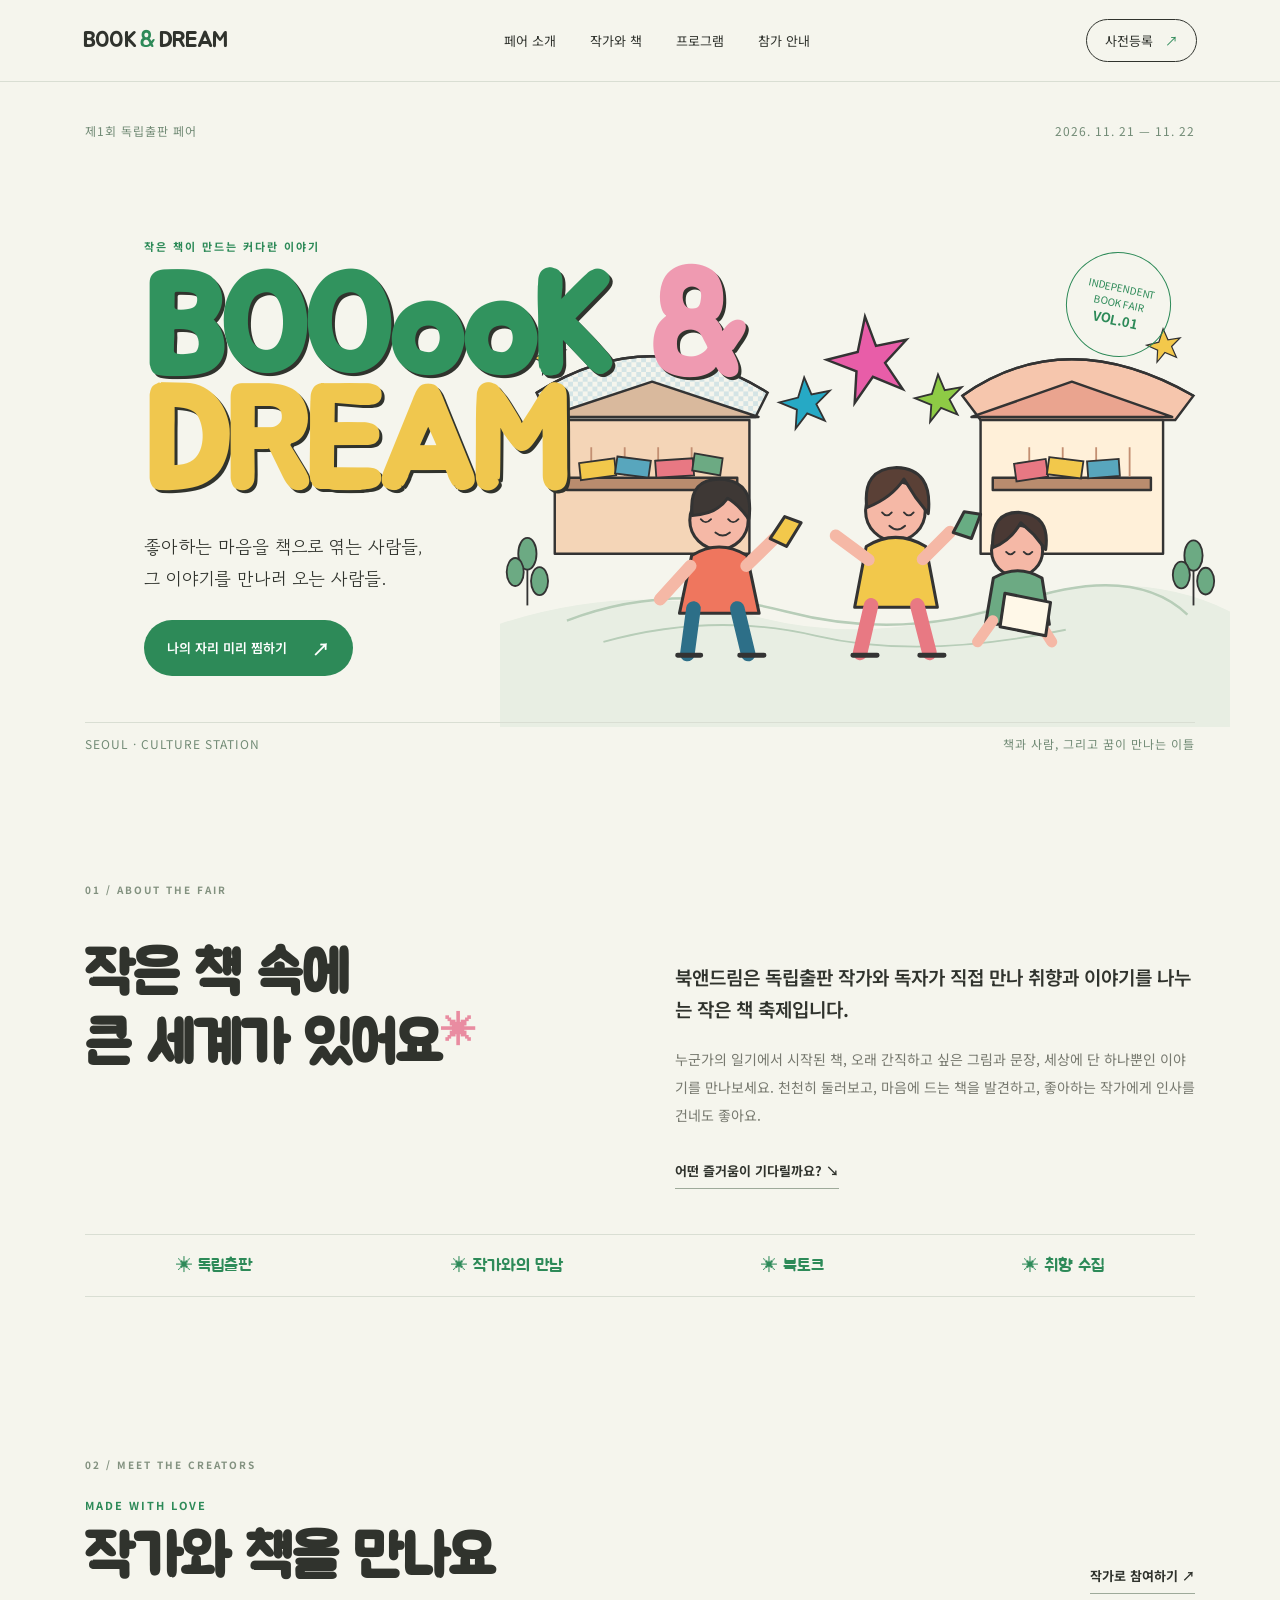
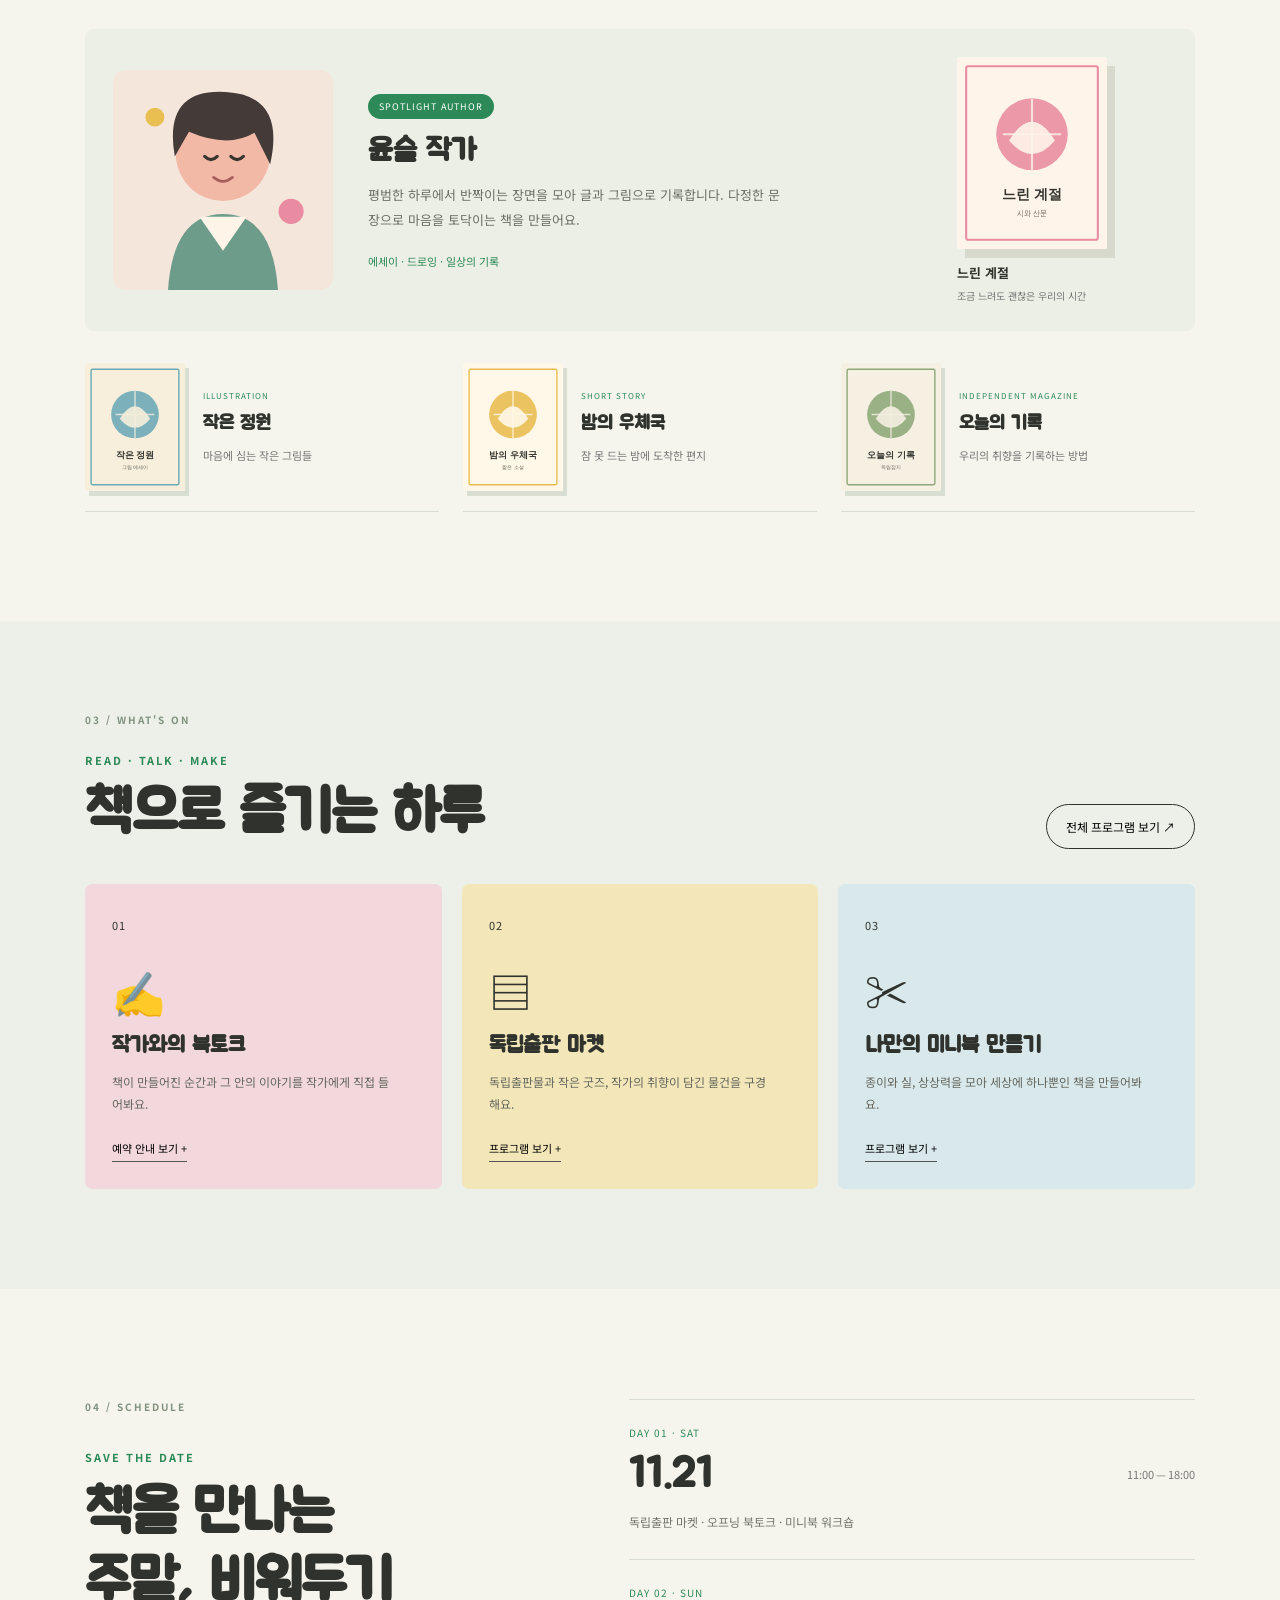
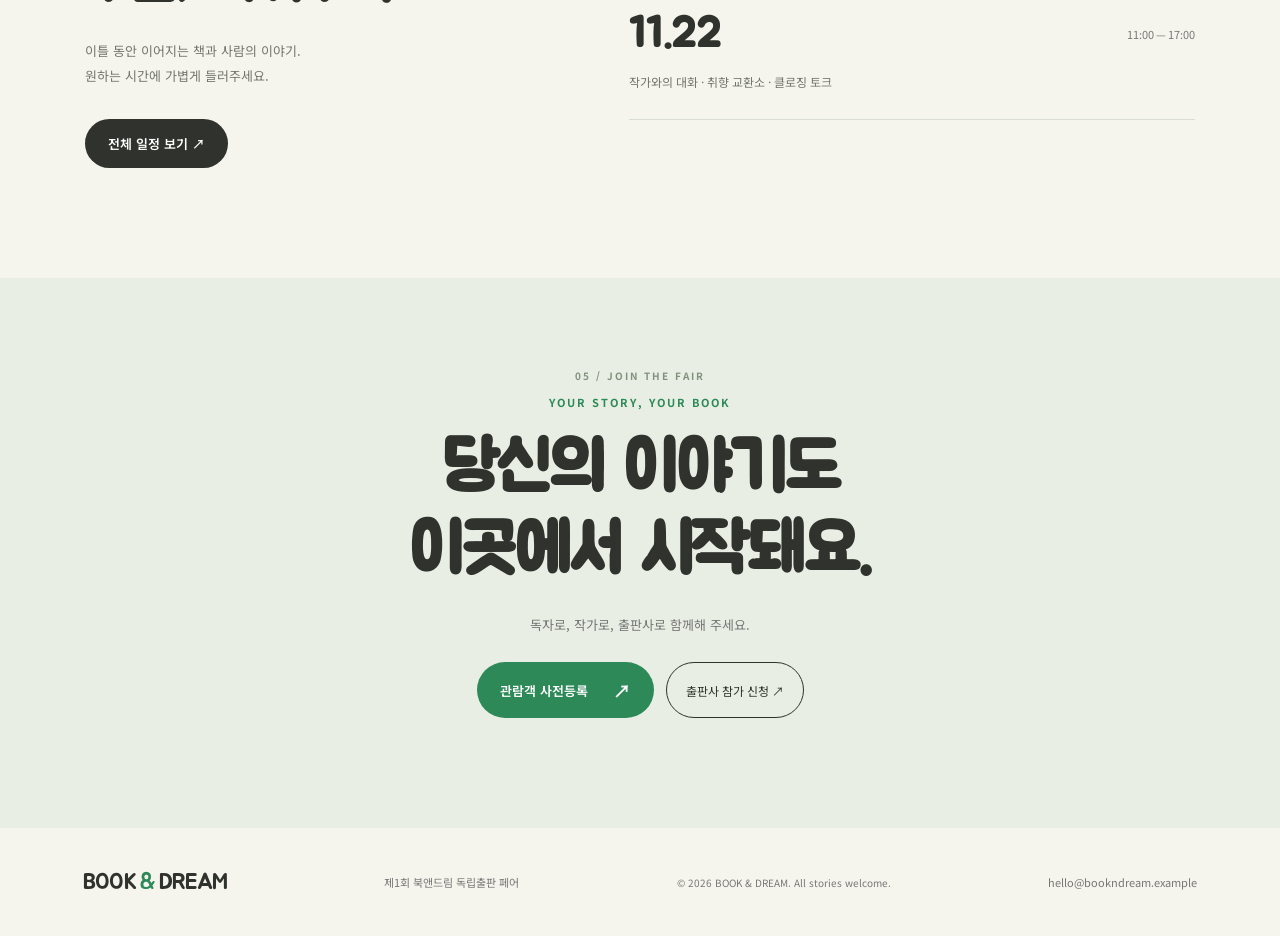
<file: index.html>
<!DOCTYPE html>
<html lang="ko">
<head>
  <meta charset="UTF-8">
  <meta name="viewport" content="width=device-width, initial-scale=1.0">
  <title>북앤드림 | 독립출판 페어</title>
  <link rel="stylesheet" href="style.css">
</head>
<body>
  <header class="site-header">
    <a class="brand" href="#home" aria-label="북앤드림 홈">BOOK<span>&</span>DREAM</a>
    <nav class="main-nav" aria-label="주요 메뉴">
      <a href="#about">페어 소개</a><a href="#authors">작가와 책</a><a href="#program">프로그램</a><a href="#apply">참가 안내</a>
    </nav>
    <a class="header-cta" href="register.html">사전등록 <span>↗</span></a>
    <button class="menu-toggle" aria-label="메뉴 열기">☰</button>
  </header>

  <main id="home">
    <section class="hero section-wrap">
      <div class="topline"><span>제1회 독립출판 페어</span><span>2026. 11. 21 — 11. 22</span></div>
      <div class="hero-title">
        <p class="eyebrow">작은 책이 만드는 커다란 이야기</p>
        <h1>BOOooK <em>&</em><br><span>DREAM</span></h1>
        <p class="hero-copy">좋아하는 마음을 책으로 엮는 사람들,<br>그 이야기를 만나러 오는 사람들.</p>
        <a class="primary-btn" href="register.html">나의 자리 미리 찜하기 <b>↗</b></a>
      </div>
      <div class="hero-art"><img src="assets/hero-fair.svg" alt="독립출판 마켓에서 책을 구경하고 이야기를 나누는 사람들의 일러스트"></div>
      <div class="hero-stamp">INDEPENDENT<br>BOOK FAIR<br><strong>VOL.01</strong></div>
      <div class="hero-bottom"><span>SEOUL · CULTURE STATION</span><span>책과 사람, 그리고 꿈이 만나는 이틀</span></div>
    </section>

    <section class="intro section-wrap" id="about">
      <div class="section-kicker">01 / ABOUT THE FAIR</div>
      <div class="intro-grid">
        <h2>작은 책 속에<br>큰 세계가 있어요<span>✳</span></h2>
        <div><p class="lead">북앤드림은 독립출판 작가와 독자가 직접 만나 취향과 이야기를 나누는 작은 책 축제입니다.</p>
        <p class="muted">누군가의 일기에서 시작된 책, 오래 간직하고 싶은 그림과 문장, 세상에 단 하나뿐인 이야기를 만나보세요. 천천히 둘러보고, 마음에 드는 책을 발견하고, 좋아하는 작가에게 인사를 건네도 좋아요.</p>
        <a class="text-link" href="#program">어떤 즐거움이 기다릴까요? <span>↘</span></a></div>
      </div>
      <div class="info-ribbon"><span>✳ 독립출판</span><span>✳ 작가와의 만남</span><span>✳ 북토크</span><span>✳ 취향 수집</span></div>
    </section>

    <section class="authors section-wrap" id="authors">
      <div class="section-kicker">02 / MEET THE CREATORS</div>
      <div class="section-heading"><div><p class="eyebrow">MADE WITH LOVE</p><h2>작가와 책을 만나요</h2></div><a class="text-link" href="#apply">작가로 참여하기 ↗</a></div>
      <div class="author-feature">
        <img class="author-photo" src="assets/author-portrait.svg" alt="독립출판 작가의 따뜻한 분위기를 담은 일러스트 초상">
        <div class="author-bio"><span class="tag">SPOTLIGHT AUTHOR</span><h3>윤슬 작가</h3><p>평범한 하루에서 반짝이는 장면을 모아 글과 그림으로 기록합니다. 다정한 문장으로 마음을 토닥이는 책을 만들어요.</p><div class="author-meta">에세이 · 드로잉 · 일상의 기록</div></div>
        <div class="featured-book"><img src="assets/cover-poem.svg" alt="느린 계절 책 표지"><div><b>느린 계절</b><small>조금 느려도 괜찮은 우리의 시간</small></div></div>
      </div>
      <div class="book-grid">
        <article class="book-card"><img src="assets/cover-draw.svg" alt="작은 정원 책 표지"><div><span>ILLUSTRATION</span><h3>작은 정원</h3><p>마음에 심는 작은 그림들</p></div></article>
        <article class="book-card"><img src="assets/cover-story.svg" alt="밤의 우체국 책 표지"><div><span>SHORT STORY</span><h3>밤의 우체국</h3><p>잠 못 드는 밤에 도착한 편지</p></div></article>
        <article class="book-card"><img src="assets/cover-note.svg" alt="오늘의 기록 책 표지"><div><span>INDEPENDENT MAGAZINE</span><h3>오늘의 기록</h3><p>우리의 취향을 기록하는 방법</p></div></article>
      </div>
    </section>

    <section class="program section-wrap" id="program">
      <div class="section-kicker">03 / WHAT'S ON</div>
      <div class="section-heading"><div><p class="eyebrow">READ · TALK · MAKE</p><h2>책으로 즐기는 하루</h2></div><button class="outline-btn" data-modal="programModal">전체 프로그램 보기 ↗</button></div>
      <div class="program-grid">
        <article class="program-card pink"><span class="program-no">01</span><div class="program-icon">✍</div><h3>작가와의 북토크</h3><p>책이 만들어진 순간과 그 안의 이야기를 작가에게 직접 들어봐요.</p><button class="small-link" data-modal="talkModal">예약 안내 보기 +</button></article>
        <article class="program-card yellow"><span class="program-no">02</span><div class="program-icon">▤</div><h3>독립출판 마켓</h3><p>독립출판물과 작은 굿즈, 작가의 취향이 담긴 물건을 구경해요.</p><button class="small-link" data-modal="programModal">프로그램 보기 +</button></article>
        <article class="program-card blue"><span class="program-no">03</span><div class="program-icon">✂</div><h3>나만의 미니북 만들기</h3><p>종이와 실, 상상력을 모아 세상에 하나뿐인 책을 만들어봐요.</p><button class="small-link" data-modal="programModal">프로그램 보기 +</button></article>
      </div>
    </section>

    <section class="schedule section-wrap">
      <div class="schedule-copy"><div class="section-kicker">04 / SCHEDULE</div><p class="eyebrow">SAVE THE DATE</p><h2>책을 만나는<br>주말, 비워두기</h2><p>이틀 동안 이어지는 책과 사람의 이야기.<br>원하는 시간에 가볍게 들러주세요.</p><button class="dark-btn" data-modal="scheduleModal">전체 일정 보기 ↗</button></div>
      <div class="schedule-days">
        <div class="day"><span>DAY 01 · SAT</span><b>11.21</b><small>11:00 — 18:00</small><p>독립출판 마켓 · 오프닝 북토크 · 미니북 워크숍</p></div>
        <div class="day"><span>DAY 02 · SUN</span><b>11.22</b><small>11:00 — 17:00</small><p>작가와의 대화 · 취향 교환소 · 클로징 토크</p></div>
      </div>
    </section>

    <section class="apply section-wrap" id="apply">
      <div class="section-kicker">05 / JOIN THE FAIR</div><p class="eyebrow">YOUR STORY, YOUR BOOK</p><h2>당신의 이야기도<br>이곳에서 시작돼요.</h2>
      <p>독자로, 작가로, 출판사로 함께해 주세요.</p>
      <div class="apply-actions"><a class="primary-btn" href="register.html">관람객 사전등록 <b>↗</b></a><a class="outline-btn" href="register.html#publisher">출판사 참가 신청 ↗</a></div>
    </section>
  </main>

  <footer class="site-footer"><a class="brand" href="#home">BOOK<span>&</span>DREAM</a><p>제1회 북앤드림 독립출판 페어</p><small>© 2026 BOOK & DREAM. All stories welcome.</small><a href="mailto:hello@bookndream.example">hello@bookndream.example</a></footer>

  <!-- 일정 팝업 -->
  <div class="modal" id="scheduleModal" aria-hidden="true"><div class="modal-panel"><button class="modal-close" aria-label="닫기">×</button><span class="tag">FULL SCHEDULE</span><h2>전체 일정</h2><div class="timeline"><p><b>11.21 SAT</b><span>11:00 페어 오픈</span><span>13:00 오프닝 북토크</span><span>15:00 미니북 만들기</span><span>18:00 첫째 날 마감</span></p><p><b>11.22 SUN</b><span>11:00 페어 오픈</span><span>13:00 작가와의 대화</span><span>15:00 취향 교환소</span><span>17:00 페어 마감</span></p></div></div></div>
  <!-- 프로그램 팝업 -->
  <div class="modal" id="programModal" aria-hidden="true"><div class="modal-panel"><button class="modal-close" aria-label="닫기">×</button><span class="tag">ALL PROGRAMS</span><h2>전체 프로그램</h2><ul class="modal-list"><li><b>독립출판 마켓</b><span>양일 상시 운영 · 무료 관람</span></li><li><b>작가와의 북토크</b><span>11.21 13:00 / 11.22 13:00 · 사전예약</span></li><li><b>나만의 미니북 만들기</b><span>11.21 15:00 · 재료비 포함 5,000원</span></li><li><b>취향 교환소</b><span>11.22 15:00 · 현장 참여</span></li></ul><a class="primary-btn" href="register.html">프로그램 예약하기 ↗</a></div></div>
  <!-- 북토크 예약 팝업 -->
  <div class="modal" id="talkModal" aria-hidden="true"><div class="modal-panel"><button class="modal-close" aria-label="닫기">×</button><span class="tag">BOOK TALK</span><h2>작가와의 북토크</h2><p>작가가 들려주는 책의 탄생 이야기와 독자와의 작은 대화. 좌석이 한정되어 있어 사전예약을 추천해요.</p><div class="modal-highlight">11.21(토) 13:00 · 11.22(일) 13:00<br>회차별 20명 · 무료</div><a class="primary-btn" href="register.html#talk">북토크 예약하기 ↗</a></div></div>
  <script src="script.js"></script>
</body>
</html>
</file>
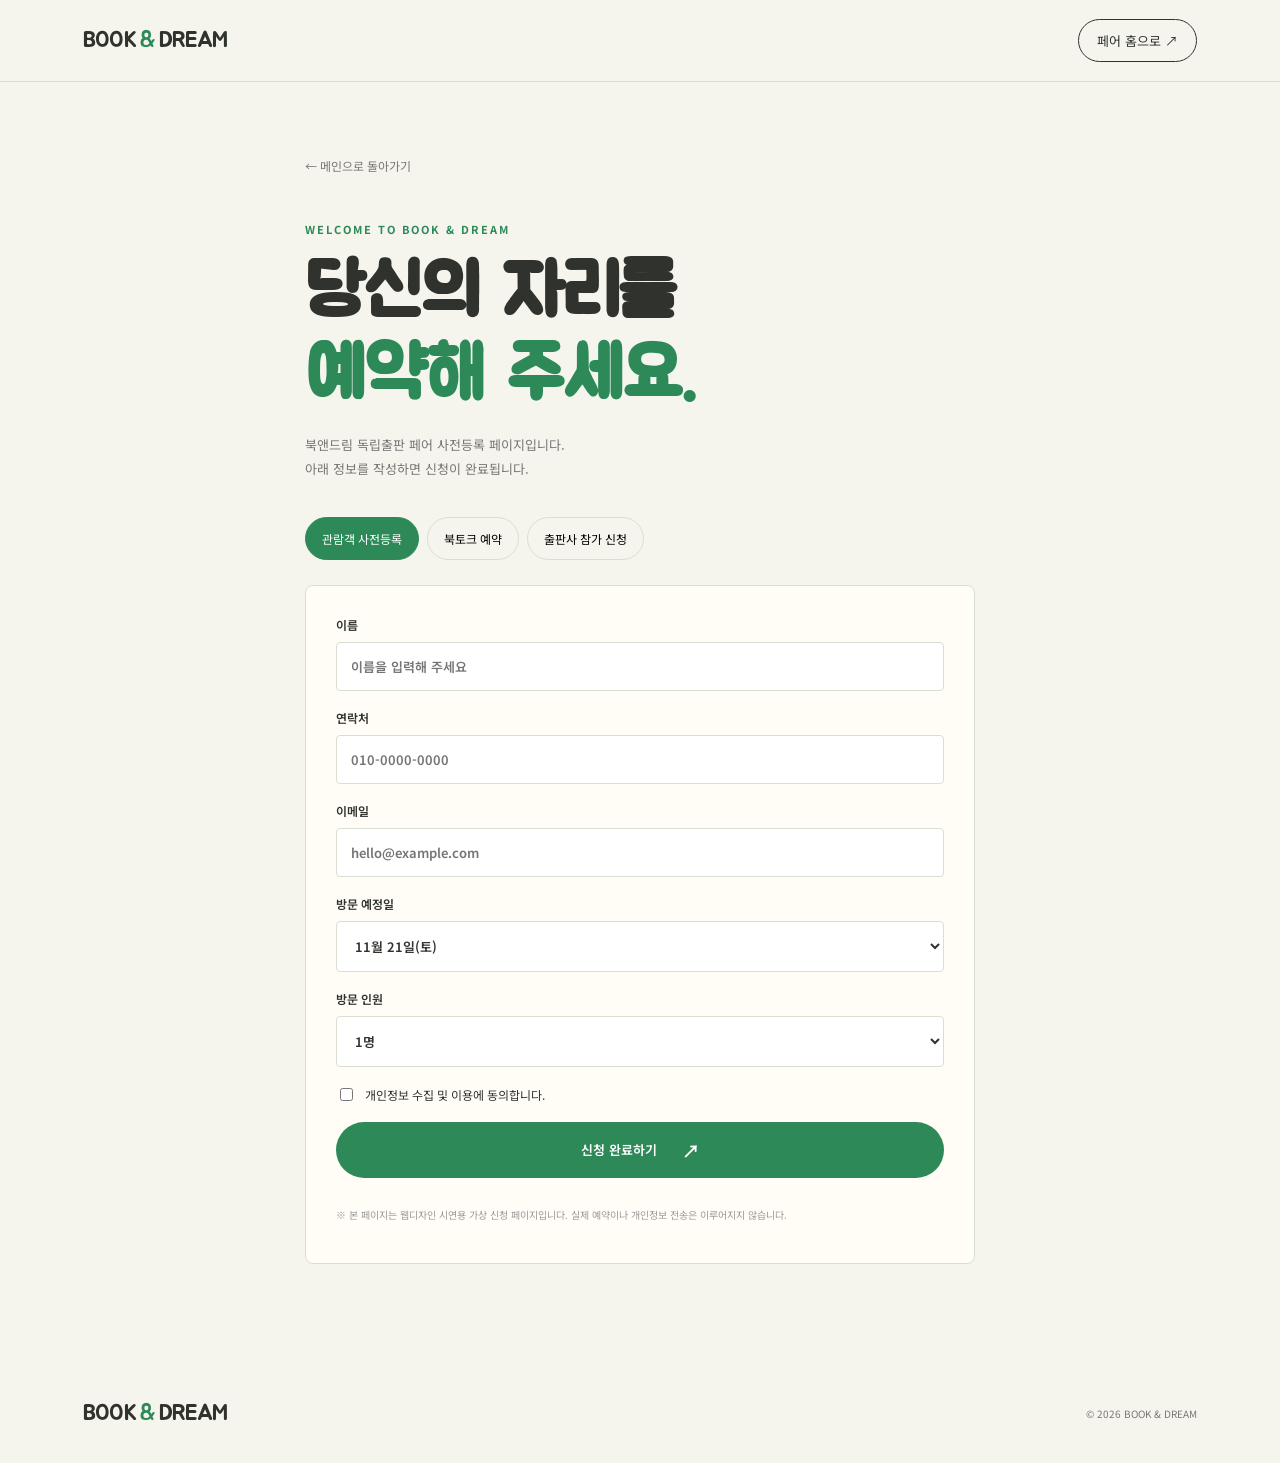
<file: register.html>
<!DOCTYPE html>
<html lang="ko">
<head><meta charset="UTF-8"><meta name="viewport" content="width=device-width, initial-scale=1.0"><title>사전등록 | 북앤드림</title><link rel="stylesheet" href="style.css"></head>
<body class="register-page">
<header class="site-header"><a class="brand" href="index.html">BOOK<span>&</span>DREAM</a><a class="header-cta" href="index.html">페어 홈으로 ↗</a></header>
<main class="register-wrap">
  <a class="back-link" href="index.html">← 메인으로 돌아가기</a>
  <p class="eyebrow">WELCOME TO BOOK & DREAM</p><h1>당신의 자리를<br><em>예약해 주세요.</em></h1>
  <p class="register-intro">북앤드림 독립출판 페어 사전등록 페이지입니다.<br>아래 정보를 작성하면 신청이 완료됩니다.</p>
  <div class="form-tabs"><button class="tab active" data-form="visitor">관람객 사전등록</button><button class="tab" data-form="talk">북토크 예약</button><button class="tab" data-form="publisher">출판사 참가 신청</button></div>
  <form id="registrationForm" class="registration-form">
    <input type="hidden" id="formType" value="visitor">
    <label>이름 <input name="name" required placeholder="이름을 입력해 주세요"></label>
    <label>연락처 <input name="phone" required placeholder="010-0000-0000"></label>
    <label>이메일 <input type="email" name="email" required placeholder="hello@example.com"></label>
    <label id="dateLabel">방문 예정일 <select name="date"><option value="11월 21일(토)">11월 21일(토)</option><option value="11월 22일(일)">11월 22일(일)</option><option value="양일 모두">양일 모두</option></select></label>
    <label id="extraLabel">방문 인원 <select name="people"><option>1명</option><option>2명</option><option>3명</option><option>4명</option></select></label>
    <label class="agree"><input type="checkbox" required> 개인정보 수집 및 이용에 동의합니다.</label>
    <button class="primary-btn submit-btn" type="submit">신청 완료하기 <b>↗</b></button>
    <p class="form-note">※ 본 페이지는 웹디자인 시연용 가상 신청 페이지입니다. 실제 예약이나 개인정보 전송은 이루어지지 않습니다.</p>
    <div class="success-message" id="successMessage" role="status">신청이 접수되었습니다!<br><small>북앤드림에서 만나요. 고맙습니다 ♡</small></div>
  </form>
</main>
<footer class="site-footer"><a class="brand" href="index.html">BOOK<span>&</span>DREAM</a><small>© 2026 BOOK & DREAM</small></footer>
<script src="script.js"></script>
</body></html>
</file>
<file: style.css>
@import url('https://fonts.googleapis.com/css2?family=Gowun+Dodum&family=Jua&family=Noto+Sans+KR:wght@300;400;500;600;700;800&display=swap');
:root{--ink:#30332d;--green:#2d8a58;--cream:#f5f5ed;--pink:#f5d6d9;--yellow:#f5e6a9;--blue:#d6e8ee;--line:#d9ded3}
*{box-sizing:border-box}html{scroll-behavior:smooth}body{margin:0;background:var(--cream);color:var(--ink);font-family:'Noto Sans KR',sans-serif;font-weight:400}a{color:inherit;text-decoration:none}button{font:inherit;cursor:pointer}.site-header{height:82px;display:flex;align-items:center;justify-content:space-between;padding:0 6.5%;border-bottom:1px solid var(--line);background:rgba(245,245,237,.94);position:sticky;top:0;z-index:20}.brand{font-family:'Jua',sans-serif;font-size:23px;letter-spacing:-1px}.brand span{color:var(--green);padding:0 3px}.main-nav{display:flex;gap:34px;font-size:13px}.main-nav a:hover,.text-link:hover{color:var(--green)}.header-cta{font-size:13px;border:1px solid var(--ink);border-radius:30px;padding:11px 18px}.header-cta span{color:var(--green);padding-left:8px}.menu-toggle{display:none;border:0;background:none;font-size:22px}.section-wrap{max-width:1180px;margin:auto;padding-left:35px;padding-right:35px}.hero{min-height:690px;position:relative;padding-top:40px;overflow:hidden}.topline,.hero-bottom{display:flex;justify-content:space-between;color:#728b76;font-size:12px;letter-spacing:1px}.hero-title{position:absolute;z-index:2;left:8%;top:145px}.eyebrow{font-size:11px;letter-spacing:2px;color:var(--green);font-weight:700}.hero h1{font-family:'Jua',sans-serif;font-size:clamp(75px,11vw,142px);line-height:.82;letter-spacing:-5px;margin:20px 0;color:#31935e;text-shadow:3px 3px 0 #30332d}.hero h1 em{font-style:normal;color:#ef9ab1}.hero h1 span{color:#f0c74e}.hero-copy{font-family:'Gowun Dodum',sans-serif;font-size:18px;line-height:1.8;margin:25px 0}.primary-btn,.dark-btn{display:inline-flex;align-items:center;gap:25px;border:0;border-radius:30px;background:var(--green);color:white;padding:15px 23px;font-size:13px;font-weight:600;transition:.2s}.primary-btn:hover,.dark-btn:hover{transform:translateY(-3px);box-shadow:0 8px 20px #2d8a5830}.primary-btn b{font-size:18px}.hero-art{position:absolute;right:0;bottom:45px;width:63%;max-width:730px}.hero-art img{width:100%;display:block}.hero-stamp{position:absolute;right:5%;top:170px;border:1px solid var(--green);border-radius:50%;width:105px;height:105px;display:grid;place-content:center;text-align:center;color:var(--green);font-size:10px;line-height:1.5;transform:rotate(12deg)}.hero-stamp strong{font-size:13px}.hero-bottom{position:absolute;bottom:20px;left:35px;right:35px;border-top:1px solid var(--line);padding-top:12px}.intro{padding-top:110px;padding-bottom:90px}.section-kicker{font-size:10px;letter-spacing:2px;color:#82917f;font-weight:700}.intro-grid{display:grid;grid-template-columns:1fr 1fr;gap:70px;padding:45px 0}.intro h2,.section-heading h2,.schedule h2,.apply h2{font-family:'Jua',sans-serif;font-size:clamp(36px,5vw,58px);line-height:1.2;letter-spacing:-1px;margin:0}.intro h2 span{color:#e98ca1;font-size:35px;vertical-align:top}.lead{font-size:19px;line-height:1.7;font-weight:600}.muted{font-size:14px;line-height:2;color:#77796f}.text-link{display:inline-block;margin-top:18px;font-size:13px;font-weight:700;border-bottom:1px solid #9eaa9a;padding-bottom:8px}.info-ribbon{display:flex;justify-content:space-around;gap:15px;border-top:1px solid var(--line);border-bottom:1px solid var(--line);padding:20px 0;color:var(--green);font-family:'Jua',sans-serif;font-size:17px}.authors{padding-top:70px;padding-bottom:110px}.section-heading{display:flex;justify-content:space-between;align-items:end;margin:25px 0 35px}.section-heading .eyebrow{margin:0 0 12px}.outline-btn{display:inline-flex;align-items:center;gap:12px;border:1px solid var(--ink);border-radius:30px;background:transparent;padding:13px 19px;font-size:12px}.outline-btn:hover{background:var(--ink);color:white}.author-feature{display:grid;grid-template-columns:220px 1fr 210px;align-items:center;gap:35px;padding:28px;background:#ecefe5;border-radius:8px}.author-photo{width:100%;border-radius:5px}.tag{display:inline-block;background:var(--green);color:white;border-radius:20px;padding:6px 11px;font-size:9px;letter-spacing:1px}.author-bio h3{font-family:'Jua',sans-serif;font-size:30px;margin:13px 0}.author-bio p{font-size:13px;line-height:1.9;color:#6c7068;max-width:420px}.author-meta{font-size:11px;color:var(--green);margin-top:20px}.featured-book{display:flex;flex-direction:column;gap:10px}.featured-book img{width:100%;max-width:150px;box-shadow:8px 9px 0 #d6d9cc}.featured-book b{font-size:13px}.featured-book small{display:block;font-size:10px;color:#777;margin-top:5px}.book-grid{display:grid;grid-template-columns:repeat(3,1fr);gap:24px;margin-top:32px}.book-card{display:flex;gap:18px;align-items:center;border-bottom:1px solid var(--line);padding-bottom:20px}.book-card img{width:100px;height:128px;object-fit:cover;box-shadow:4px 5px 0 #d9ded3}.book-card span{font-size:8px;letter-spacing:1px;color:var(--green)}.book-card h3{font-family:'Jua',sans-serif;font-size:19px;margin:8px 0}.book-card p{font-size:11px;color:#777}.program{padding-top:90px;padding-bottom:100px;background:#edf0e8;max-width:none;padding-left:max(35px,calc((100% - 1110px)/2));padding-right:max(35px,calc((100% - 1110px)/2))}.program-grid{display:grid;grid-template-columns:repeat(3,1fr);gap:20px}.program-card{min-height:285px;padding:27px;border-radius:7px;position:relative}.pink{background:#f2d7dc}.yellow{background:#f3e7b9}.blue{background:#d8e8eb}.program-no{font-size:11px;letter-spacing:1px}.program-icon{font-size:43px;margin:24px 0 10px}.program-card h3{font-family:'Jua',sans-serif;font-size:22px;margin:0 0 12px}.program-card p{font-size:12px;line-height:1.8;color:#66685f;max-width:280px}.small-link{border:0;border-bottom:1px solid #555;background:transparent;padding:5px 0;font-size:11px;margin-top:8px}.schedule{display:grid;grid-template-columns:.9fr 1.1fr;gap:80px;padding-top:110px;padding-bottom:110px}.schedule-copy .eyebrow{margin-top:35px}.schedule h2{margin:15px 0 20px}.schedule-copy>p:not(.eyebrow){font-size:13px;line-height:1.9;color:#74776e}.dark-btn{background:var(--ink);margin-top:18px}.schedule-days{border-top:1px solid var(--line)}.day{padding:25px 0;border-bottom:1px solid var(--line);display:grid;grid-template-columns:1fr auto;gap:8px}.day span{font-size:10px;letter-spacing:1px;color:var(--green)}.day b{grid-column:1;font-family:'Jua',sans-serif;font-size:42px}.day small{grid-column:2;grid-row:2;font-size:11px;color:#777;align-self:center}.day p{grid-column:1/3;font-size:12px;color:#73766d;margin:4px 0}.apply{text-align:center;padding-top:90px;padding-bottom:110px;background:#e8eee3;max-width:none}.apply .eyebrow{margin-bottom:20px}.apply h2{font-size:clamp(42px,6vw,68px)}.apply>p:not(.eyebrow){font-size:13px;color:#777;margin:22px 0 28px}.apply-actions{display:flex;justify-content:center;gap:12px}.site-footer{display:flex;align-items:center;justify-content:space-between;padding:35px 6.5%;font-size:11px;color:#777}.site-footer .brand{color:var(--ink)}.site-footer small{font-size:10px}.modal{position:fixed;inset:0;background:#20251dcc;display:none;align-items:center;justify-content:center;padding:20px;z-index:50}.modal.open{display:flex}.modal-panel{background:var(--cream);width:min(560px,100%);padding:40px;border-radius:10px;position:relative;max-height:85vh;overflow:auto}.modal-close{position:absolute;right:20px;top:15px;border:0;background:none;font-size:30px}.modal-panel h2{font-family:'Jua',sans-serif;font-size:36px;margin:20px 0}.timeline{display:grid;grid-template-columns:1fr 1fr;gap:20px}.timeline p{display:flex;flex-direction:column;gap:12px;font-size:12px}.timeline b{color:var(--green);font-size:14px}.modal-list{list-style:none;padding:0;margin:25px 0}.modal-list li{padding:15px 0;border-bottom:1px solid var(--line);display:flex;flex-direction:column;gap:7px}.modal-list b{font-size:14px}.modal-list span,.modal-panel>p{font-size:12px;line-height:1.8;color:#777}.modal-highlight{background:#edf0e8;padding:18px;line-height:1.8;font-size:13px;margin:20px 0}.register-wrap{max-width:720px;margin:70px auto 100px;padding:0 25px}.back-link{font-size:12px;color:#777}.register-wrap>.eyebrow{margin-top:45px}.register-wrap h1{font-family:'Jua',sans-serif;font-size:clamp(44px,7vw,72px);line-height:1.15;margin:15px 0}.register-wrap h1 em{font-style:normal;color:var(--green)}.register-intro{font-size:13px;line-height:1.9;color:#777}.form-tabs{display:flex;gap:8px;margin:35px 0 25px;flex-wrap:wrap}.tab{border:1px solid var(--line);border-radius:30px;background:transparent;padding:12px 16px;font-size:12px}.tab.active{background:var(--green);color:white;border-color:var(--green)}.registration-form{background:#fffdf6;border:1px solid var(--line);padding:30px;border-radius:8px;display:grid;gap:18px}.registration-form label{display:grid;gap:9px;font-size:12px;font-weight:600}.registration-form input:not([type=checkbox]),.registration-form select{width:100%;border:1px solid #d9ded3;background:white;border-radius:4px;padding:14px;font:inherit;font-size:13px;color:var(--ink)}.agree{display:flex!important;grid-template-columns:18px 1fr;align-items:center;font-weight:400!important}.agree input{accent-color:var(--green)}.submit-btn{justify-content:center;width:100%}.form-note{font-size:10px;color:#999;line-height:1.7}.success-message{display:none;background:#e8eee3;color:var(--green);padding:20px;text-align:center;font-weight:700;line-height:1.8;border-radius:5px}.success-message.show{display:block}.success-message small{font-weight:400}
@media(max-width:760px){.site-header{height:68px;padding:0 20px}.main-nav{display:none;position:absolute;top:68px;left:0;right:0;background:var(--cream);padding:20px;flex-direction:column;gap:18px;border-bottom:1px solid var(--line)}.main-nav.open{display:flex}.header-cta{margin-left:auto;margin-right:15px}.menu-toggle{display:block}.section-wrap{padding-left:22px;padding-right:22px}.hero{min-height:720px;padding-top:25px}.topline{font-size:9px}.hero-title{left:7%;top:130px}.hero h1{font-size:clamp(70px,17vw,110px)}.hero-copy{font-size:15px}.hero-art{width:100%;right:-7%;bottom:65px}.hero-stamp{top:100px;right:7%;width:80px;height:80px;font-size:8px}.hero-bottom{left:22px;right:22px;font-size:8px}.intro{padding-top:75px;padding-bottom:65px}.intro-grid{grid-template-columns:1fr;gap:10px;padding:30px 0}.intro h2{font-size:42px}.info-ribbon{flex-wrap:wrap;justify-content:flex-start;font-size:14px}.authors{padding-top:55px;padding-bottom:70px}.section-heading{align-items:start;gap:15px;flex-direction:column}.section-heading h2{font-size:40px}.author-feature{grid-template-columns:110px 1fr;gap:18px;padding:17px}.author-photo{grid-row:1}.author-bio h3{font-size:23px}.author-bio p{font-size:11px}.featured-book{grid-column:1/3;flex-direction:row;align-items:center;border-top:1px solid var(--line);padding-top:15px}.featured-book img{width:65px}.book-grid{grid-template-columns:1fr;gap:18px}.book-card img{width:82px;height:105px}.program{padding:65px 22px}.program-grid{grid-template-columns:1fr}.program-card{min-height:230px}.schedule{grid-template-columns:1fr;gap:35px;padding-top:75px;padding-bottom:75px}.apply{padding:75px 20px}.apply-actions{flex-direction:column;align-items:center}.site-footer{flex-wrap:wrap;gap:15px;padding:28px 22px}.site-footer p{width:100%;order:3}.modal-panel{padding:30px 22px}.timeline{grid-template-columns:1fr}.register-wrap{margin:45px auto 70px}.registration-form{padding:20px}.form-tabs{gap:6px}.tab{font-size:10px;padding:10px 12px}}
</file>
